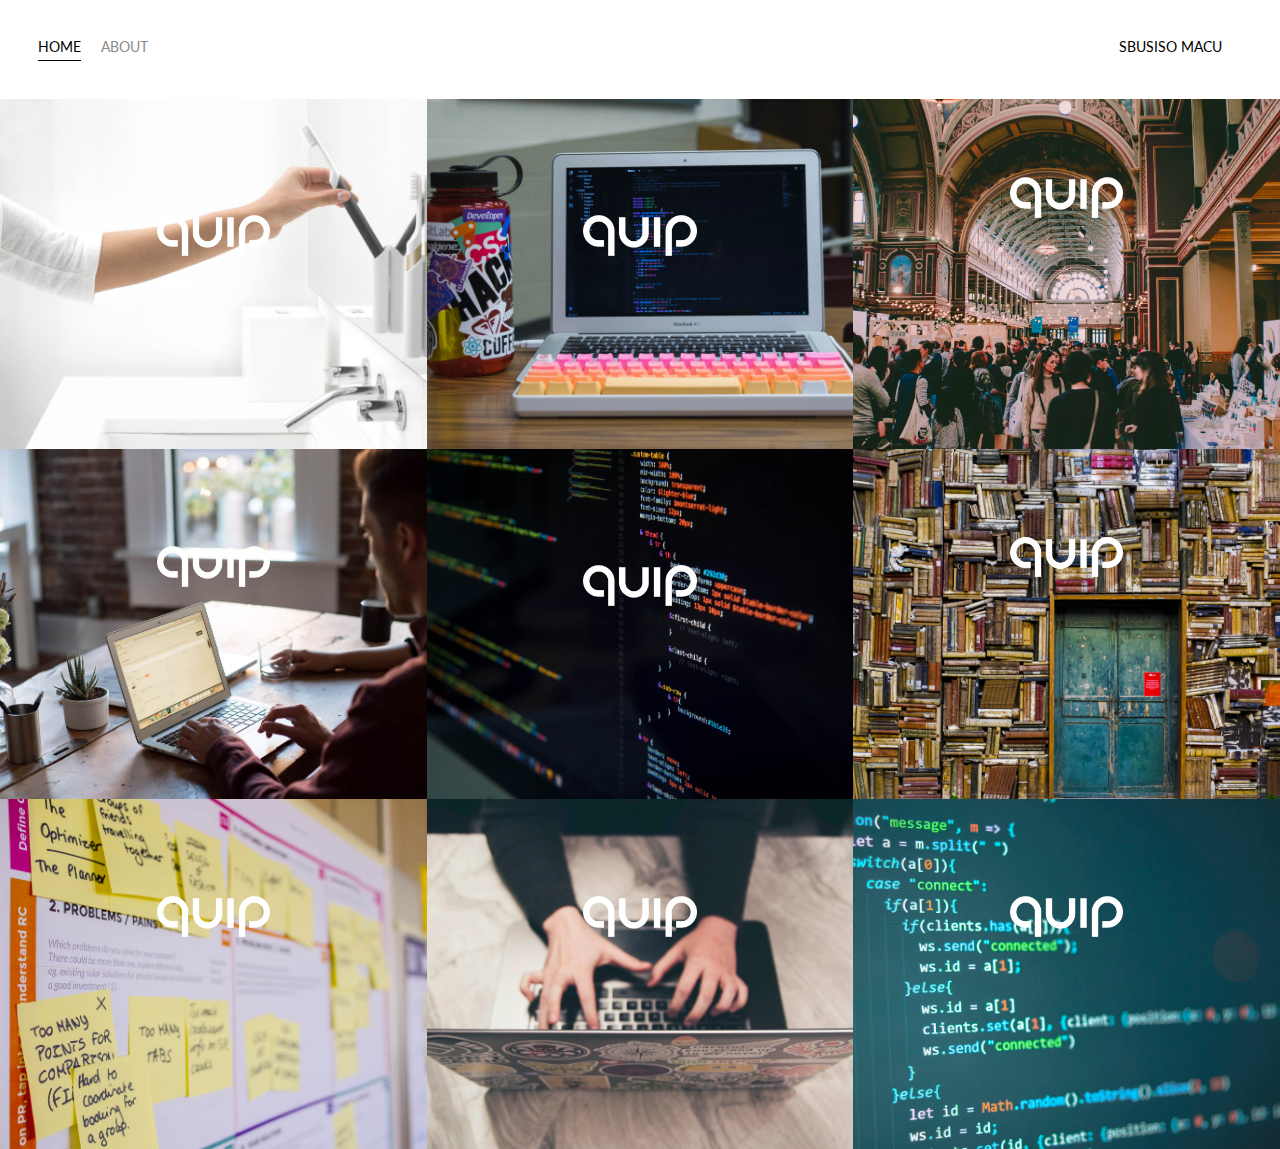
<file: index.html>
<!DOCTYPE html>
<html lang='en'>

<head>
  <meta charset='UTF-8'>
  <title>Portfolio Homepage</title>
  <link href="https://fonts.googleapis.com/css?family=Lato" rel="stylesheet">
  <link rel="stylesheet" href="styles.css">
</head>
  <body>
    <div class="container">

      <div class="nav-wrapper">

        <div class="left-side">

          <div class="nav-link-wrapper active-nav-link">
            <a href="index.html">Home</a>
          </div>

          <div class="nav-link-wrapper">
            <a href="about.html">About</a>
          
          </div>
          

        </div>

        <div class="right-side">
          <div class="brand">
            <div>Sbusiso Macu</div>
          </div>
          
        </div>

        
        
        
        


      </div>

        <div class="content-wrapper">

          <div class="portfolio-items-wrapper">

            <div class="portfolio-item-wrapper">
              <div class="portfolio-img-background" style="background-image:url(images/portfolio1.jpg)"></div>
              <div class="img-text-wrapper">
                <div class="logo-wrapper">
                  <img src="images/logos/quip.png"> 
                </div>

                <div class="subtitle">
                  I built my first portfolio website using plain HTML, CSS and JavaScript in July 2022.
                </div>
              </div>
            </div>

            <div class="portfolio-item-wrapper">
              <div class="portfolio-img-background" style="background-image:url(images/portfolio2.jpg)"></div>
              <div class="img-text-wrapper">
                <div class="logo-wrapper">
                  <img src="images/logos/quip.png"> 
                </div>

                <div class="subtitle">
                  Coding bootcamps have played a very important role in helping me improve my coding skills.
                </div>
              </div>
            </div>

            <div class="portfolio-item-wrapper">
              <div class="portfolio-img-background" style="background-image:url(images/portfolio3.jpg)"></div>
              <div class="img-text-wrapper">
                <div class="logo-wrapper">
                  <img src="images/logos/quip.png"> 
                </div>

                <div class="subtitle">
                  Eventbrite is the leading event management platform on the web with millions of individuals utilizing their applications
                  to find, register or, and management events in numerous industries.
                </div>
              </div>
            </div>

            <div class="portfolio-item-wrapper">
              <div class="portfolio-img-background" style="background-image:url(images/portfolio4.jpg)"></div>
              <div class="img-text-wrapper">
                <div class="logo-wrapper">
                  <img src="images/logos/quip.png"> 
                </div>

                <div class="subtitle">
                  Shop Hacker allows you to easily import digital products such as e-learning courses, software, and games directly
                  into your e-commerce store.
                </div>
              </div>
            </div>

            <div class="portfolio-item-wrapper">
              <div class="portfolio-img-background" style="background-image:url(images/portfolio5.jpg)"></div>
              <div class="img-text-wrapper">
                <div class="logo-wrapper">
                  <img src="images/logos/quip.png"> 
                </div>

                <div class="subtitle">
                  Online tutorials can be a source of great tips and productivity ideas in learning to code.
                </div>
              </div>
            </div>

            <div class="portfolio-item-wrapper">
              <div class="portfolio-img-background" style="background-image:url(images/portfolio6.jpg)"></div>
              <div class="img-text-wrapper">
                <div class="logo-wrapper">
                  <img src="images/logos/quip.png"> 
                </div>

                <div class="subtitle">
                  As a web developer it is important to keep track of what I learn everyday and to have a clear vision of future technologies I may have to break into as well.
                </div>
              </div>
            </div>

            <div class="portfolio-item-wrapper">
              <div class="portfolio-img-background" style="background-image:url(images/portfolio7.jpg)"></div>
              <div class="img-text-wrapper">
                <div class="logo-wrapper">
                  <img src="images/logos/quip.png"> 
                </div>

                <div class="subtitle">
                  What I keep track of helps me improve of different coding tasks I need to undertake everyday as I improve my learning.
                </div>
              </div>
            </div>

            <div class="portfolio-item-wrapper">
              <div class="portfolio-img-background" style="background-image:url(images/portfolio8.jpg)"></div>
              <div class="img-text-wrapper">
                <div class="logo-wrapper">
                  <img src="images/logos/quip.png"> 
                </div>

                <div class="subtitle">
                  Online shopping also made my coding journey a lot more simplified as I can shop online and have goods delivered straight to my door.
                </div>
              </div>
            </div>

            <div class="portfolio-item-wrapper">
              <div class="portfolio-img-background" style="background-image:url(images/portfolio9.jpg)"></div>
              <div class="img-text-wrapper">
                <div class="logo-wrapper">
                  <img src="images/logos/quip.png"> 
                </div>

                <div class="subtitle">
                  Online tutorials are also a helpful way to learn modern technologies as technology and productivity tools keep evolving over time.                                                              
                </div>
              </div>
            </div>

            

            

            
          </div>


        </div>



    </div>

    
    
    
    
    <script src="script.js" async defer></script>

    

  </body>
</html>
</file>
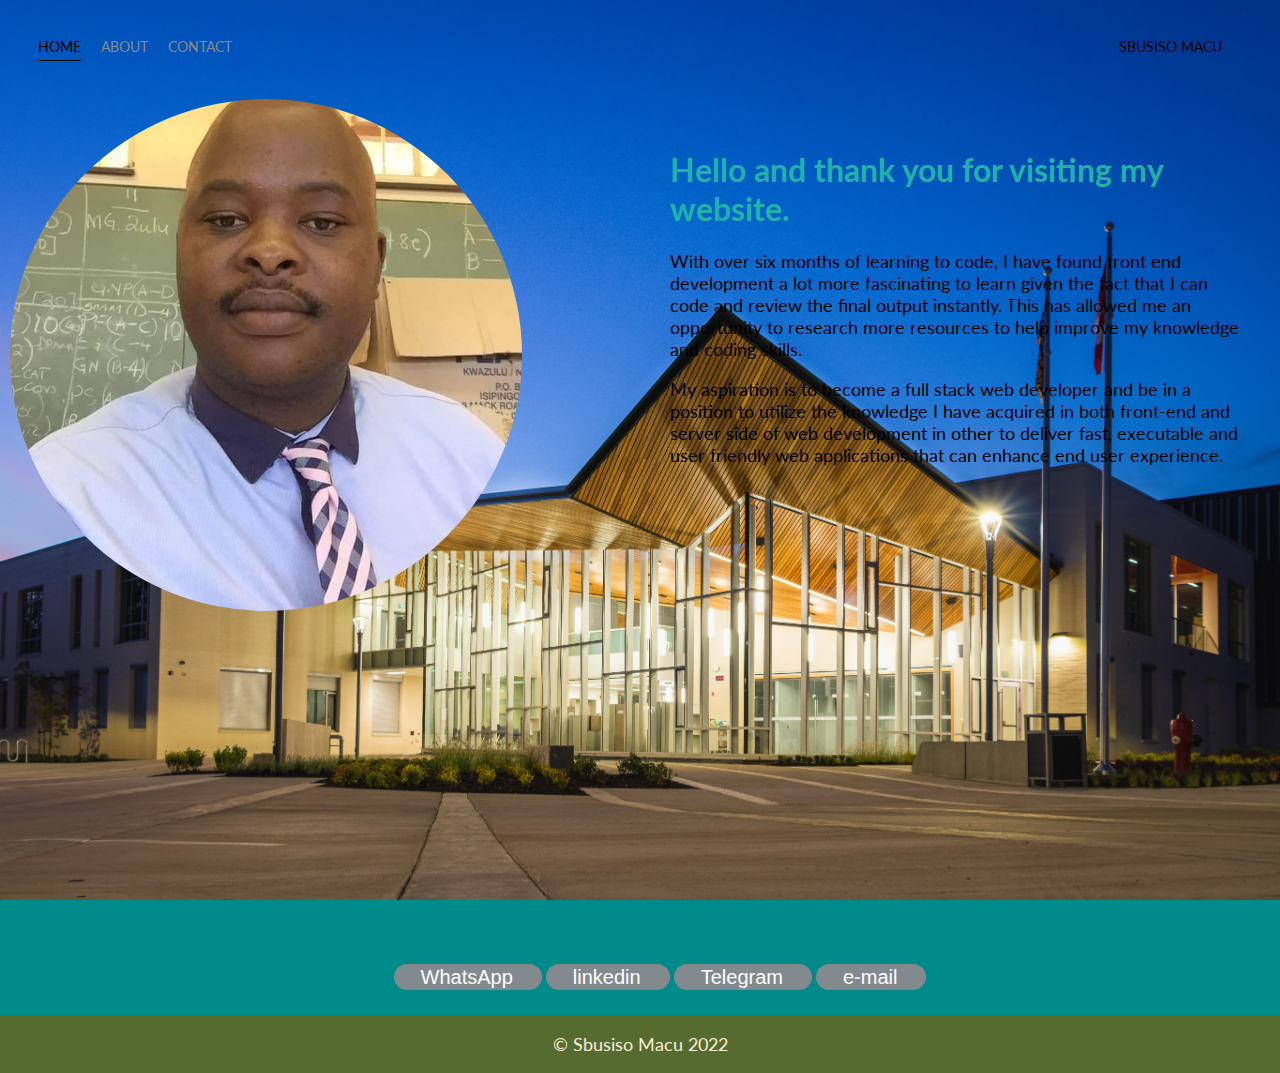
<file: about.html>
<!DOCTYPE html>
<html lang='en'>

<head>
  <meta charset='UTF-8'>
  <title>Portfolio Homepage</title>
  <link href="https://fonts.googleapis.com/css?family=Lato" rel="stylesheet">
  
</head>

  <body>

    <div class="background-image">

      <div class="container">

        <div class="nav-wrapper">
  
          <div class="left-side">
  
            <div class="nav-link-wrapper active-nav-link">
              <a href="index.html">Home</a>
            </div>
  
            <div class="nav-link-wrapper">
              <a href="about.html">About</a>
            
            </div>
  
            <div class="nav-link-wrapper">
              <a href="#Contact">Contact</a>
            
            </div>
            
  
          </div>
  
          <div class="right-side">
            <div class="brand">
              <div>Sbusiso Macu</div>
            </div>
            
          </div>
  
          
          
          
          
  
  
        </div>
  
          <div class="content-wrapper">
  
            <div class="two-column-wrapper">
              <div class="profile-image-wrapper">
  
                <img class="profile-picture" src="images/profile.jpg" alt="My Profile Image">
  
  
              </div>
  
              <div class="profile-content-wrapper">
  
                
                <h1 class="about-heading">Hello and thank you for visiting my website.</h1>
  
                <p style="color: black">With over six months of learning to code, I have found front end development a lot more      fascinating to learn given the fact that I can code and review the final output instantly. This has allowed me an opportunity to research more resources to help improve my knowledge and coding skills.</p> 
  
                <p style="color: black">My aspiration is to become a full stack web developer and be in a position to utilize the knowledge I have acquired in both front-end and server side of web development in other to deliver fast, executable and user friendly web applications that can enhance end user experience.</p>
  
  
              </div>
            </div>
  
            
  
  
          </div>
  
  
  
      </div>


    </div>


    

    <section id="Contact"></section>

    <div class="bottom-container">
      <ul>
          <a class="btn footer-link" href="https://wa.me/27834811868?text=">WhatsApp</a>

          <a class="btn footer-link" href="https://www.linkedin.com/in/sbusiso-macu-aa31a855/">linkedin</a>

          <a class="btn footer-link" href="https://t.me/SbusisoNgwekazi/">Telegram</a>

          <a class="btn footer-link" href="mailto:macumog@gmail.com">e-mail</a>

          
        

        </ul>
    </div>
    <div class="copyright">
      <p>© Sbusiso Macu 2022</p> 
    </div>
    </div>
   
    <style>

      body {
        font-family: "Lato", sans-serif;
        margin: 0px;
        padding: 0;
      }
      
      .background-image {
        background-image: url('/premises.jpg');
        background-size: cover;
        background-repeat: no-repeat;
        height: 100vh;
      
      }
      
      
      .container {
        display: grid;
        grid-template-columns: 1fr;
      }
      
      /* Nav-bar design*/
      
      .nav-wrapper {
        display: flex;
        justify-content: space-between;
        padding: 38px;
      }
      
      .left-side {
        display: flex;
      }
      
      .nav-wrapper > .left-side > div {
        margin-right: 20px;
        text-transform: uppercase;
        font-size: 0.9rem;
      }
      
      .nav-wrapper > .right-side > div {
        margin-right: 20px;
        text-transform: uppercase;
        font-size: 0.9rem;
      }
      
      .nav-link-wrapper {
        height: 22px;
        border-bottom: 1px solid transparent;
        transition: border-bottom 0.5s;
      }
      
      .active-nav-link {
        border-bottom: 1px solid black;
      }
      
      .active-nav-link a {
        color: black !important;
      }
      
      .nav-link-wrapper a {
        color: #8a8a8a;
        text-decoration: none;
        transition: color 0.5s;
      }
      
      .nav-link-wrapper:hover {
        border-bottom: 1px solid black;
      }
      
      .nav-link-wrapper a:hover {
        color: black;
      }
      
      
      /*portfolio styling*/
      
      .portfolio-items-wrapper {
        display: grid;
        grid-template-columns: 1fr 1fr 1fr;
      }
      
      .portfolio-item-wrapper {
        position: relative;
      }
      
      .portfolio-img-background {
        background-size: cover;
        background-position: center;
        background-repeat: no-repeat;
        height: 350px;
        width: 100%;
      }
      
      .img-text-wrapper {
        position: absolute;
        top: 0;
        display: flex;
        flex-direction: column;
        justify-content: center;
        align-items: center;
        height: 100%;
        text-align: center;
        padding-left: 100px;
        padding-right: 100px;
      }
      
      .img-text-wrapper .subtitle {
        transition: 1s;
        color: transparent;
      }
      
      .image-blur {
        transition: 1s;
        filter: brightness(10%);
      }
      
      .img-text-wrapper:hover .subtitle {
        color: lightseagreen;
        font-weight: 600;
      }
      
      .subtitle {
        font-weight: 600;
        color: lightseagreen;
      }
      
      .logo-wrapper img {
        width: 50%;
        margin-bottom: 20px;
      }
      
      .two-column-wrapper {
        display: grid;
        grid-template-columns: 1fr 1fr;
      }
      
      .profile-image-wrapper img {
        width: 80%;
        border-radius: 90%;
        margin-left: 10px;
      }
      
      .profile-content-wrapper {
        padding: 30px;
      }
      
      .profile-content-wrapper h1 {
        color: lightseagreen;
      }
      
      /* About page styles.*/
      
      .two-column-wrapper {
        display: grid;
        grid-template-columns: 1fr 1fr;
      }
      
      p {
        font-size: large;
        color:antiquewhite
      }
      
      
      .profile-content-wrapper {
        padding: 30px;
      }
      
      .about-heading {
        color: lightseagreen;
      }
      
      /* About footer or bottom container*/
      
      .bottom-container {
        background-color: darkcyan;
        padding: 50px 0 10px;
        top: 0;
        display: flex;
        flex-direction: row;
        justify-content: center;
        align-items: center;
        text-align: center;
      }
      
      .copyright {
        display: flex;
        justify-content: center;
        background-color: darkolivegreen;
        padding-top: 2px 2px;
        margin-top: 0px;
        margin-bottom: 0px;
      }
      
      /* Button generated css from cssbuttongenerator.com */
      
      .btn {
        -webkit-border-radius: 49;
        -moz-border-radius: 49;
        border-radius: 49px;
        font-family: Arial;
        color: #ffffff;
        font-size: 20px;
        background: #828a8f;
        padding: 2px 29px 2px 27px;
        text-decoration: none;
      }
      
      .btn:hover {
        background: #03111a;
        background-image: -webkit-linear-gradient(top, #03111a, #3498db);
        background-image: -moz-linear-gradient(top, #03111a, #3498db);
        background-image: -ms-linear-gradient(top, #03111a, #3498db);
        background-image: -o-linear-gradient(top, #03111a, #3498db);
        background-image: linear-gradient(to bottom, #03111a, #3498db);
        text-decoration: none;
      }
      
      

    </style>
    <script src="script.js" async defer></script>
  </body>
</html>
</file>
<file: styles.css>
body {
  font-family: "Lato", sans-serif;
  margin: 0px;
  padding: 0;
}

.background-image {
  background-image: url('/premises.jpg');
  background-size: cover;
  background-repeat: no-repeat;
  height: 100vh;

}


.container {
  display: grid;
  grid-template-columns: 1fr;
}

/* Nav-bar design*/

.nav-wrapper {
  display: flex;
  justify-content: space-between;
  padding: 38px;
}

.left-side {
  display: flex;
}

.nav-wrapper > .left-side > div {
  margin-right: 20px;
  text-transform: uppercase;
  font-size: 0.9rem;
}

.nav-wrapper > .right-side > div {
  margin-right: 20px;
  text-transform: uppercase;
  font-size: 0.9rem;
}

.nav-link-wrapper {
  height: 22px;
  border-bottom: 1px solid transparent;
  transition: border-bottom 0.5s;
}

.active-nav-link {
  border-bottom: 1px solid black;
}

.active-nav-link a {
  color: black !important;
}

.nav-link-wrapper a {
  color: #8a8a8a;
  text-decoration: none;
  transition: color 0.5s;
}

.nav-link-wrapper:hover {
  border-bottom: 1px solid black;
}

.nav-link-wrapper a:hover {
  color: black;
}


/*portfolio styling*/

.portfolio-items-wrapper {
  display: grid;
  grid-template-columns: 1fr 1fr 1fr;
}

.portfolio-item-wrapper {
  position: relative;
}

.portfolio-img-background {
  background-size: cover;
  background-position: center;
  background-repeat: no-repeat;
  height: 350px;
  width: 100%;
}

.img-text-wrapper {
  position: absolute;
  top: 0;
  display: flex;
  flex-direction: column;
  justify-content: center;
  align-items: center;
  height: 100%;
  text-align: center;
  padding-left: 100px;
  padding-right: 100px;
}

.img-text-wrapper .subtitle {
  transition: 1s;
  color: transparent;
}

.image-blur {
  transition: 1s;
  filter: brightness(10%);
}

.img-text-wrapper:hover .subtitle {
  color: lightseagreen;
  font-weight: 600;
}

.subtitle {
  font-weight: 600;
  color: lightseagreen;
}

.logo-wrapper img {
  width: 50%;
  margin-bottom: 20px;
}

.two-column-wrapper {
  display: grid;
  grid-template-columns: 1fr 1fr;
}

.profile-image-wrapper img {
  width: 80%;
  border-radius: 90%;
  margin-left: 10px;
}

.profile-content-wrapper {
  padding: 30px;
}

.profile-content-wrapper h1 {
  color: lightseagreen;
}

/* About page styles.*/

.two-column-wrapper {
  display: grid;
  grid-template-columns: 1fr 1fr;
}

p {
  font-size: large;
  color:antiquewhite
}


.profile-content-wrapper {
  padding: 30px;
}

.about-heading {
  color: lightseagreen;
}

/* About footer or bottom container*/

.bottom-container {
  background-color: darkcyan;
  padding: 50px 0 10px;
  top: 0;
  display: flex;
  flex-direction: row;
  justify-content: center;
  align-items: center;
  text-align: center;
}

.copyright {
  display: flex;
  justify-content: center;
  background-color: darkolivegreen;
  padding-top: 2px 2px;
  margin-top: 0px;
  margin-bottom: 0px;
}

/* Button generated css from cssbuttongenerator.com */

.btn {
  -webkit-border-radius: 49;
  -moz-border-radius: 49;
  border-radius: 49px;
  font-family: Arial;
  color: #ffffff;
  font-size: 20px;
  background: #828a8f;
  padding: 2px 29px 2px 27px;
  text-decoration: none;
}

.btn:hover {
  background: #03111a;
  background-image: -webkit-linear-gradient(top, #03111a, #3498db);
  background-image: -moz-linear-gradient(top, #03111a, #3498db);
  background-image: -ms-linear-gradient(top, #03111a, #3498db);
  background-image: -o-linear-gradient(top, #03111a, #3498db);
  background-image: linear-gradient(to bottom, #03111a, #3498db);
  text-decoration: none;
}
</file>
